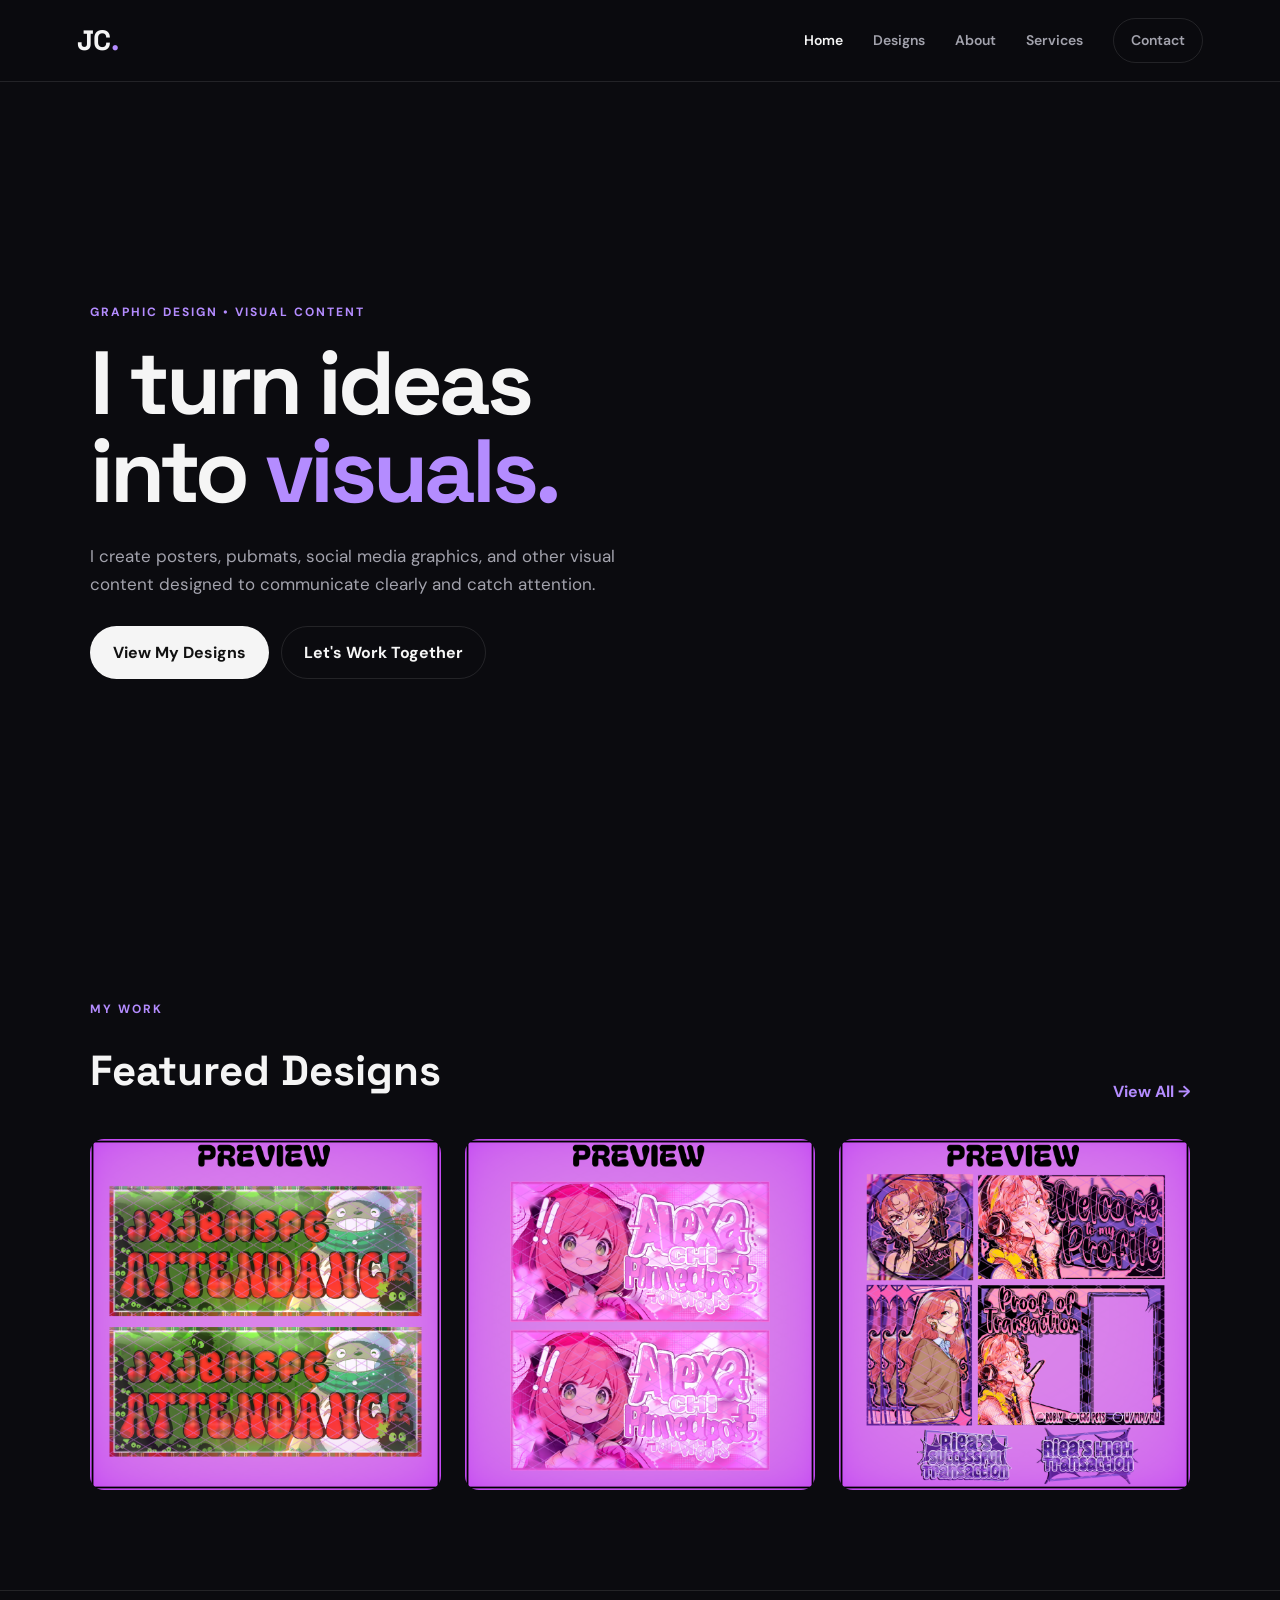
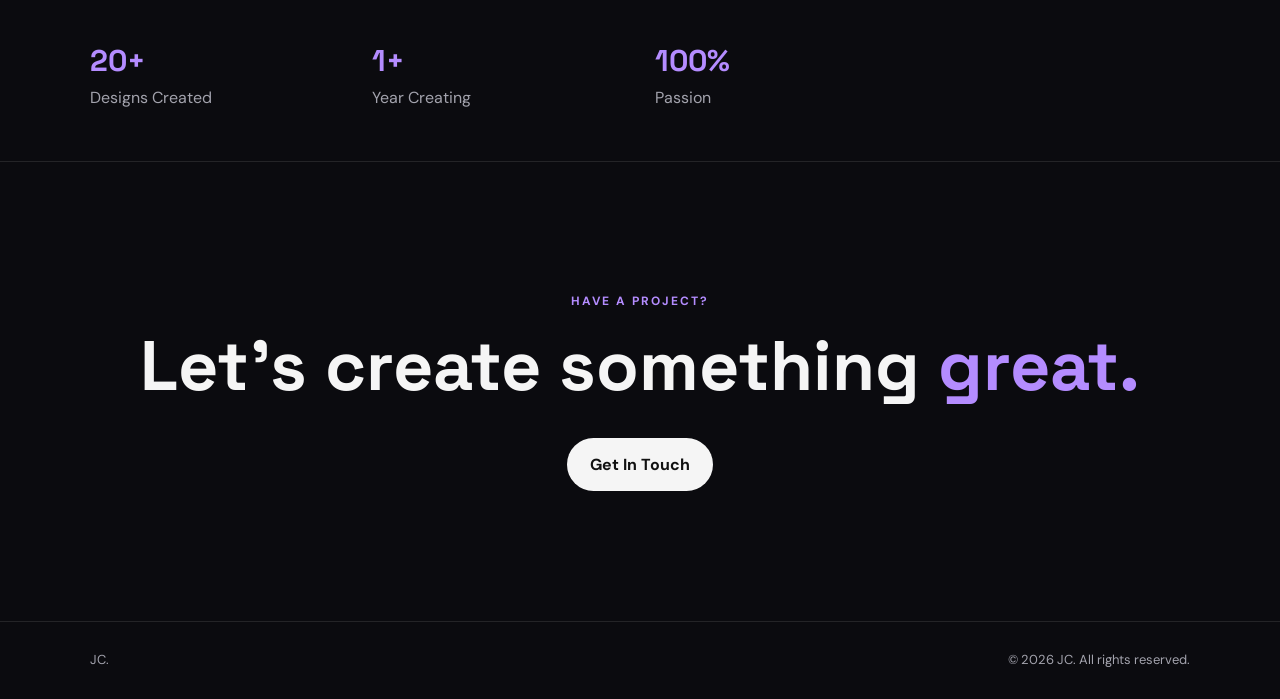
<file: index.html>
<!DOCTYPE html>
<html lang="en">

<head>
  <meta charset="UTF-8">
  <meta name="viewport" content="width=device-width, initial-scale=1.0">

  <title>JC. | Graphic Designer</title>

  <link rel="stylesheet" href="css/style.css">
</head>

<body>

  <!-- =========================
       NAVBAR
  ========================= -->

  <header class="navbar">

    <a href="index.html" class="logo">
      JC<span>.</span>
    </a>

    <nav>
      <a href="index.html" class="active">Home</a>
      <a href="designs.html">Designs</a>
      <a href="about.html">About</a>
      <a href="services.html">Services</a>
      <a href="contact.html" class="nav-contact">Contact</a>
    </nav>

    <button class="menu-btn" aria-label="Open Menu">
      ☰
    </button>

  </header>


  <!-- =========================
       HERO
  ========================= -->

  <section class="hero">

    <div class="hero-content">

      <p class="eyebrow">
        GRAPHIC DESIGN • VISUAL CONTENT
      </p>

      <h1>
        I turn ideas into
        <span>visuals.</span>
      </h1>

      <p class="hero-description">
        I create posters, pubmats, social media graphics, and other visual content
        designed to communicate clearly and catch attention.
      </p>

      <div class="hero-buttons">

        <a href="designs.html" class="btn primary">
          View My Designs
        </a>

        <a href="contact.html" class="btn secondary">
          Let's Work Together
        </a>

      </div>

    </div>


    <!-- HERO SHOWCASE -->


  </section>


  <!-- =========================
       FEATURED DESIGNS
  ========================= -->

  <section class="section">

    <div class="section-heading">

      <div>
        <p class="eyebrow">
          MY WORK
        </p>

        <h2>
          Featured Designs
        </h2>
      </div>

      <a href="designs.html" class="text-link">
        View All →
      </a>

    </div>


    <div class="design-grid">

      <div class="design-card">
        <img
          src="images/20.png"
          alt="Graphic Design 1"
          class="design-image"
        >
      </div>

      <div class="design-card">
        <img
          src="images/6.png"
          alt="Graphic Design 2"
          class="design-image"
        >
      </div>

      <div class="design-card">
        <img
          src="images/13.png"
          alt="Graphic Design 3"
          class="design-image"
        >
      </div>

    </div>

  </section>


  <!-- =========================
       STATS
  ========================= -->

  <section class="stats">

    <div>
      <strong>20+</strong>
      <span>Designs Created</span>
    </div>

    <div>
      <strong>1+</strong>
      <span>Year Creating</span>
    </div>

    <div>
      <strong>100%</strong>
      <span>Passion</span>
    </div>

  </section>


  <!-- =========================
       CTA
  ========================= -->

  <section class="cta">

    <p class="eyebrow">
      HAVE A PROJECT?
    </p>

    <h2>
      Let's create something
      <span>great.</span>
    </h2>

    <a href="contact.html" class="btn primary">
      Get In Touch
    </a>

  </section>


  <!-- =========================
       FOOTER
  ========================= -->

  <footer>

    <span>
      JC.
    </span>

    <span>
      © 2026 JC. All rights reserved.
    </span>

  </footer>


  <script src="js/script.js"></script>

</body>

</html>
</file>
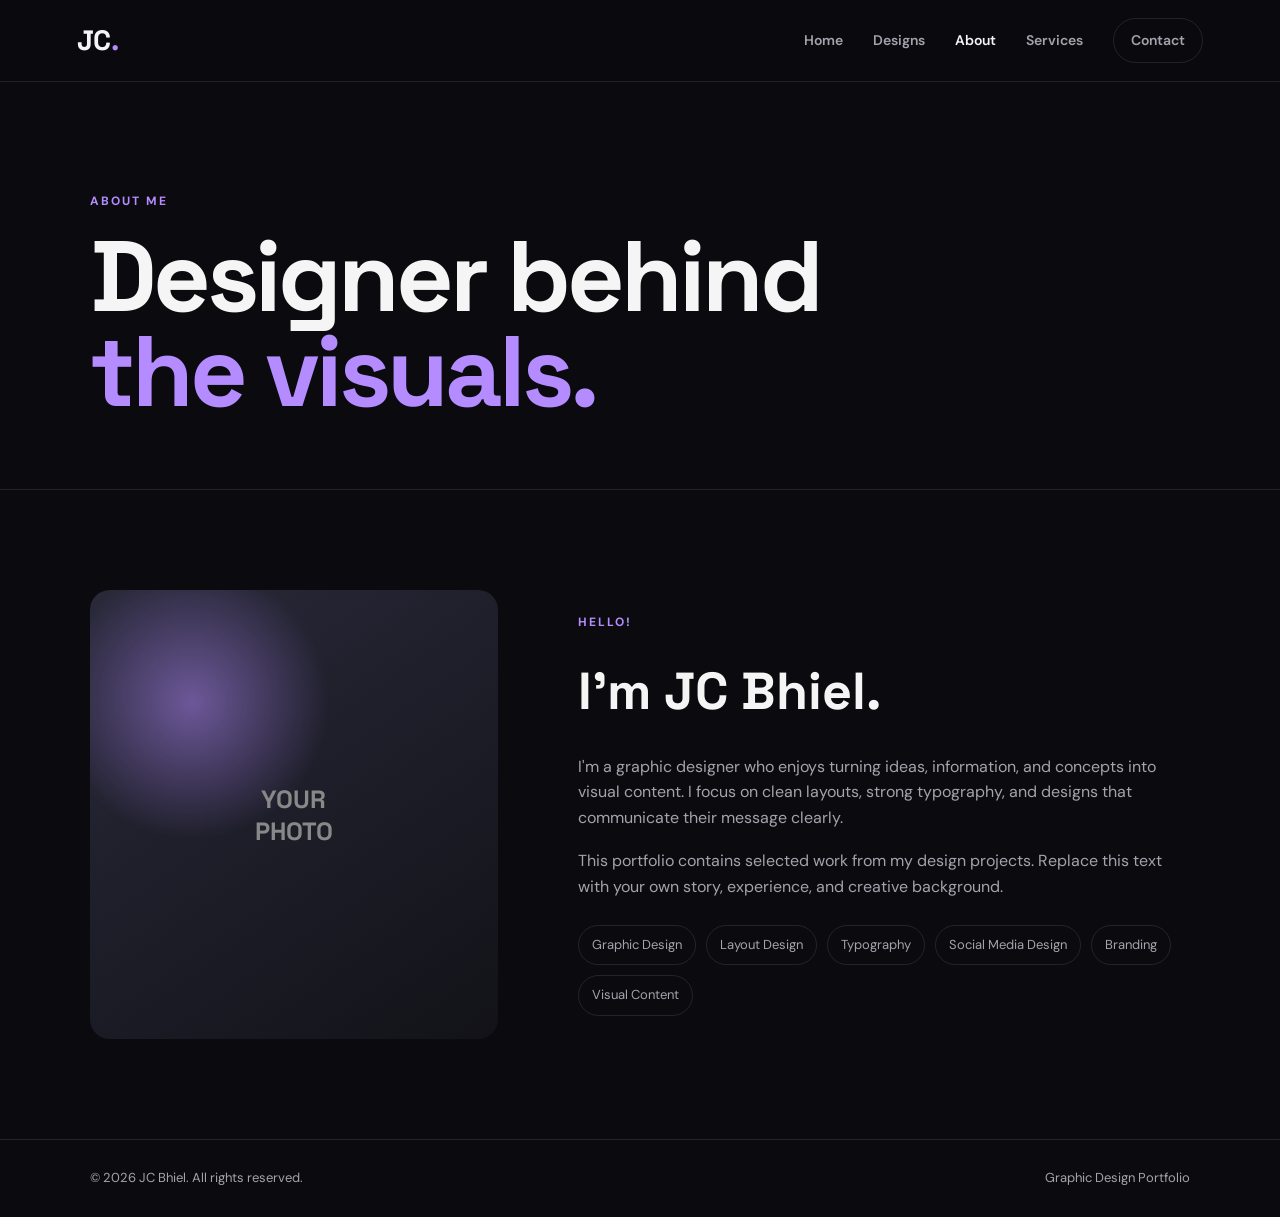
<file: about.html>
<!DOCTYPE html>
<html lang="en">
<head>
  <meta charset="UTF-8">
  <meta name="viewport" content="width=device-width, initial-scale=1.0">
  <title>About | JC Bhiel</title>
  <link rel="stylesheet" href="css/style.css">
</head>
<body>
  <header class="navbar">
    <a class="logo" href="index.html">JC<span>.</span></a>
    <button class="menu-btn" aria-label="Open menu">☰</button>
    <nav>
      <a href="index.html">Home</a>
      <a href="designs.html">Designs</a>
      <a class="active" href="about.html">About</a>
      <a href="services.html">Services</a>
      <a class="nav-contact" href="contact.html">Contact</a>
    </nav>
  </header>

  <main>
    <section class="page-hero">
      <p class="eyebrow">ABOUT ME</p>
      <h1>Designer behind<br><span>the visuals.</span></h1>
    </section>

    <section class="about-layout section">
      <div class="profile-box">
        <div class="profile-placeholder">YOUR<br>PHOTO</div>
      </div>
      <div class="about-text">
        <p class="eyebrow">HELLO!</p>
        <h2>I'm JC Bhiel.</h2>
        <p>
          I'm a graphic designer who enjoys turning ideas, information, and concepts
          into visual content. I focus on clean layouts, strong typography, and
          designs that communicate their message clearly.
        </p>
        <p>
          This portfolio contains selected work from my design projects. Replace this
          text with your own story, experience, and creative background.
        </p>

        <div class="skills">
          <span>Graphic Design</span>
          <span>Layout Design</span>
          <span>Typography</span>
          <span>Social Media Design</span>
          <span>Branding</span>
          <span>Visual Content</span>
        </div>
      </div>
    </section>
  </main>

  <footer>
    <p>© 2026 JC Bhiel. All rights reserved.</p>
    <p>Graphic Design Portfolio</p>
  </footer>

  <script src="js/script.js"></script>
</body>
</html>
</file>
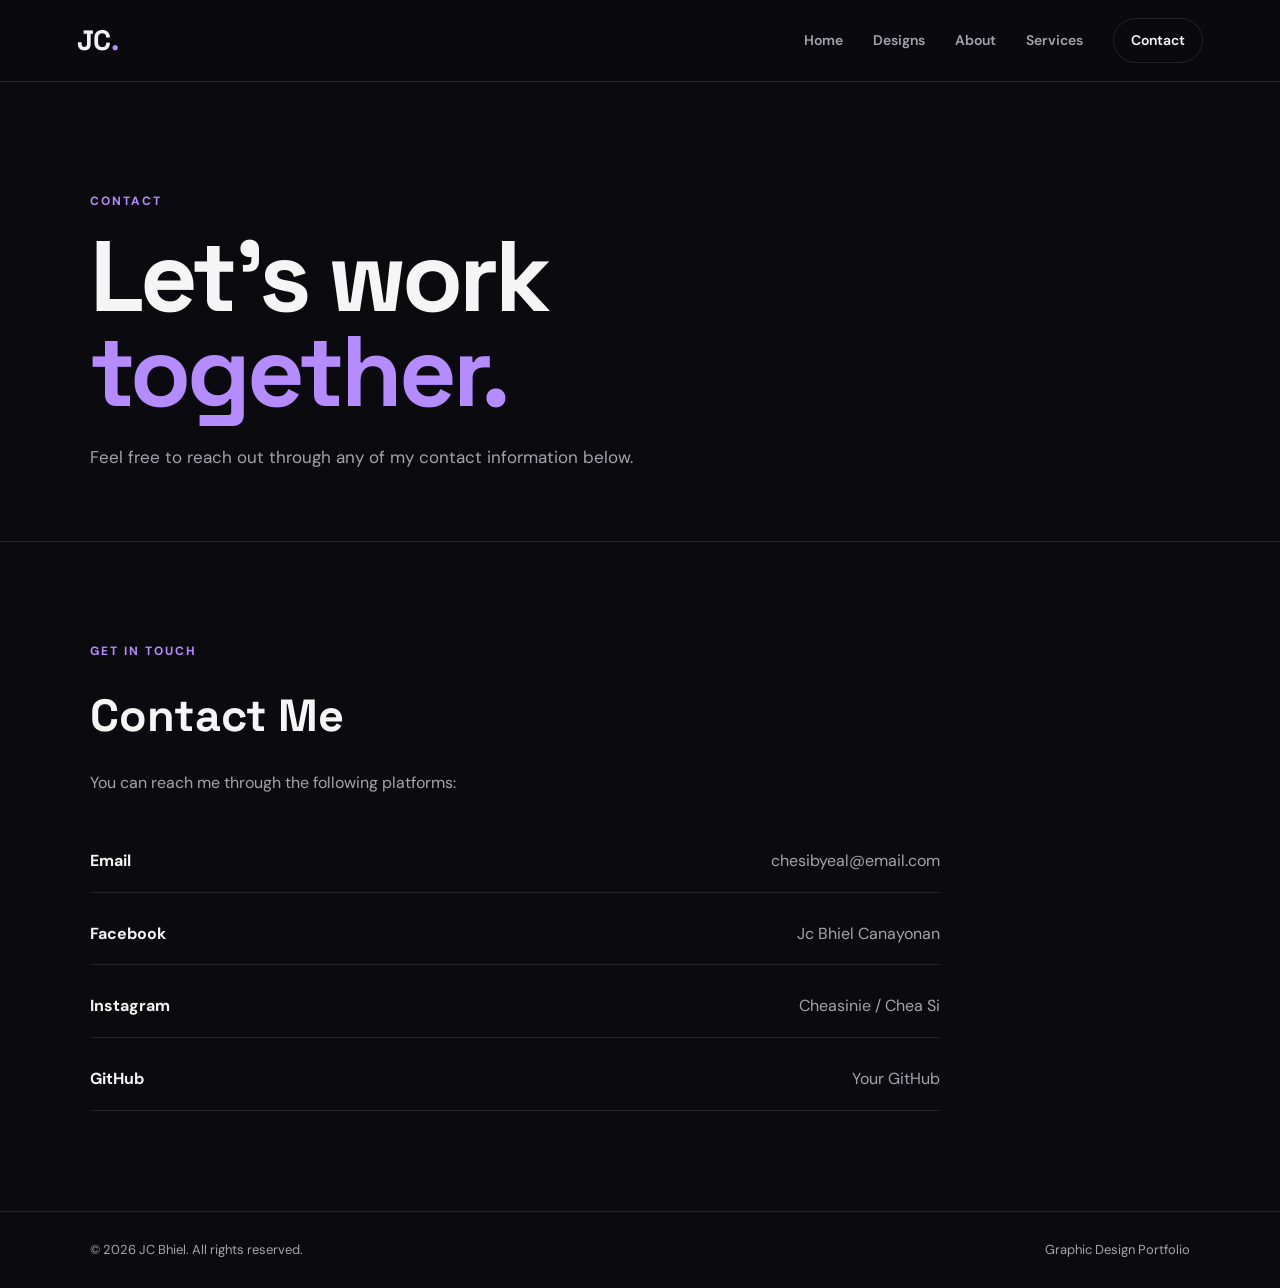
<file: contact.html>
<!DOCTYPE html>
<html lang="en">
<head>
  <meta charset="UTF-8">
  <meta name="viewport" content="width=device-width, initial-scale=1.0">
  <title>Contact | JC Bhiel</title>
  <link rel="stylesheet" href="css/style.css">
</head>
<body>
  <header class="navbar">
    <a class="logo" href="index.html">JC<span>.</span></a>
    <button class="menu-btn" aria-label="Open menu">☰</button>
    <nav>
      <a href="index.html">Home</a>
      <a href="designs.html">Designs</a>
      <a href="about.html">About</a>
      <a href="services.html">Services</a>
      <a class="nav-contact active" href="contact.html">Contact</a>
    </nav>
  </header>

  <main>
    <section class="page-hero">
      <p class="eyebrow">CONTACT</p>
      <h1>Let's work<br><span>together.</span></h1>
      <p>Feel free to reach out through any of my contact information below.</p>
    </section>

    <section class="contact-layout section">
      <div class="contact-info">
        <p class="eyebrow">GET IN TOUCH</p>
        <h2>Contact Me</h2>
        <p>You can reach me through the following platforms:</p>

        <div class="contact-list">
          <a href="mailto:your@email.com">
            <strong>Email</strong>
            <span>chesibyeal@email.com</span>
          </a>

          <a href="#">
            <strong>Facebook</strong>
            <span>Jc Bhiel Canayonan</span>
          </a>

          <a href="#">
            <strong>Instagram</strong>
            <span>Cheasinie / Chea Si</span>
          </a>

          <a href="#">
            <strong>GitHub</strong>
            <span>Your GitHub</span>
          </a>
        </div>
      </div>
    </section>
  </main>

  <footer>
    <p>© 2026 JC Bhiel. All rights reserved.</p>
    <p>Graphic Design Portfolio</p>
  </footer>

  <script src="js/script.js"></script>
</body>
</html>
</file>
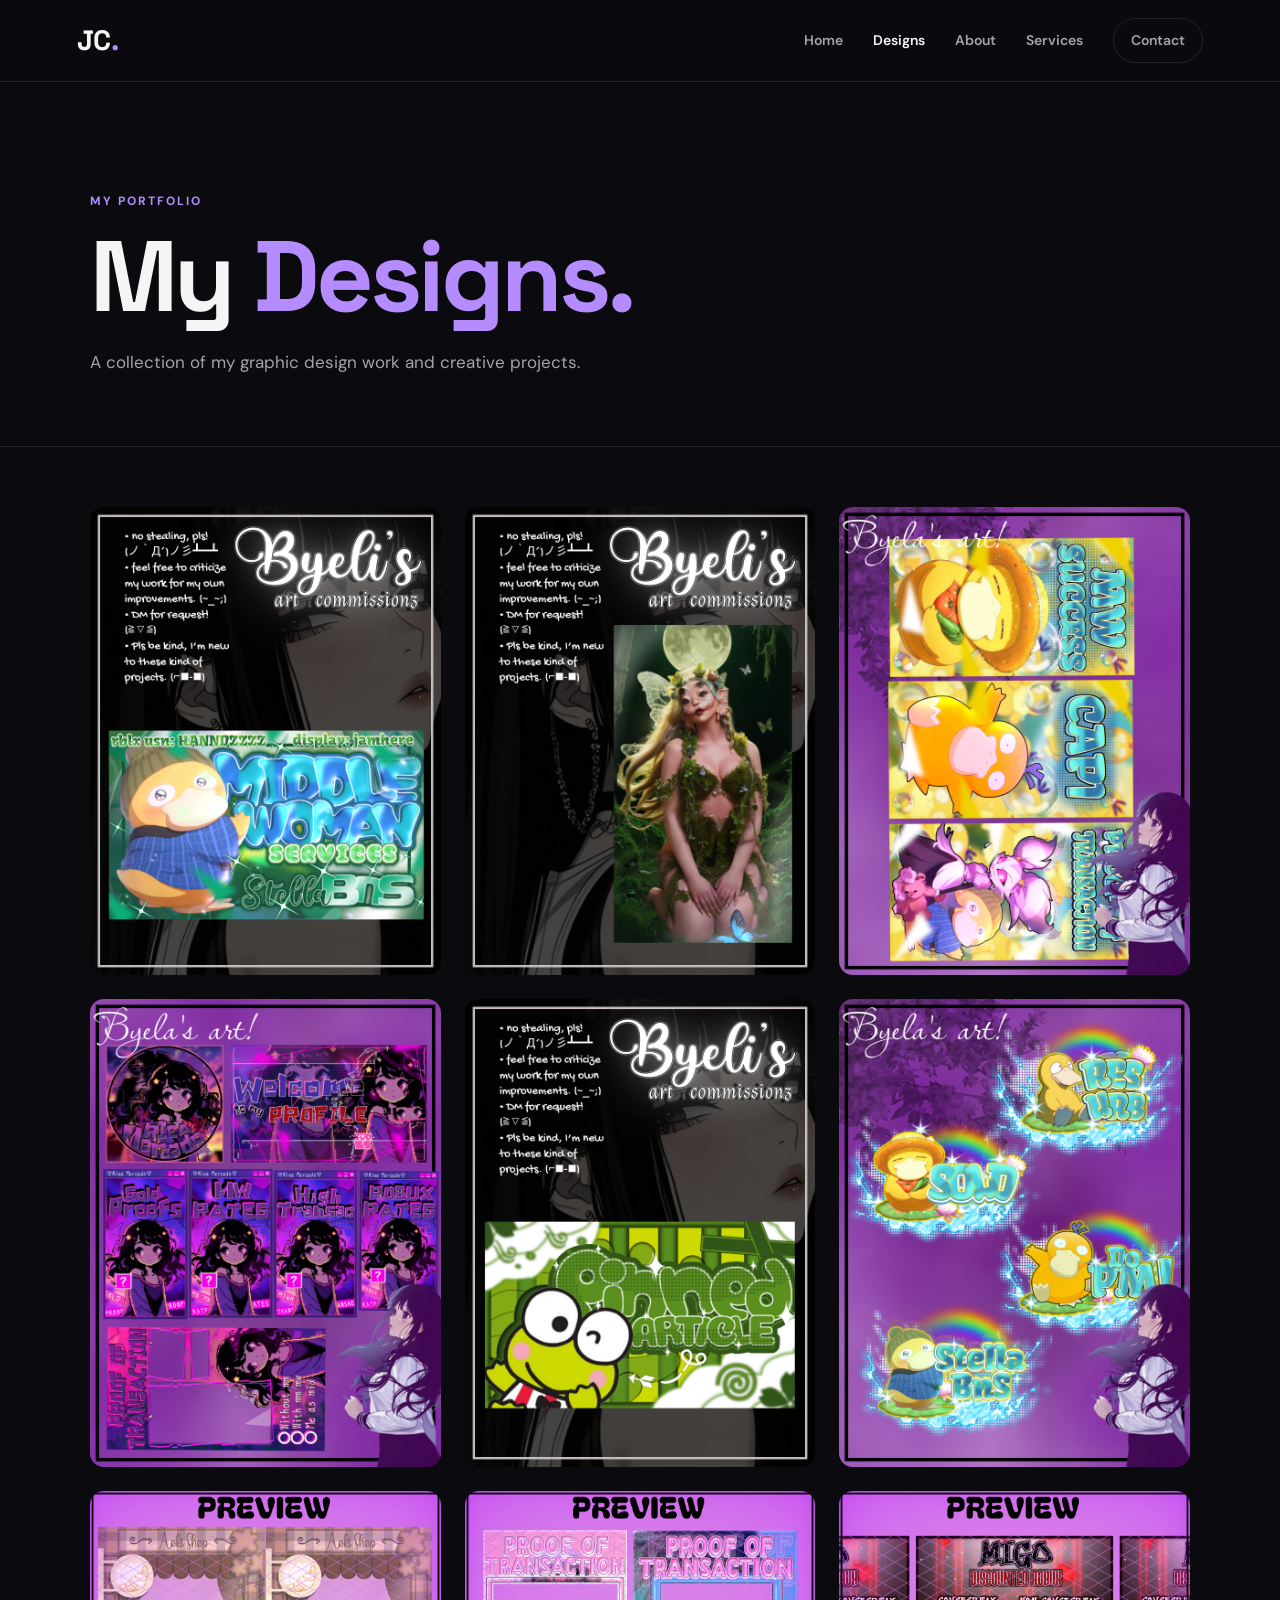
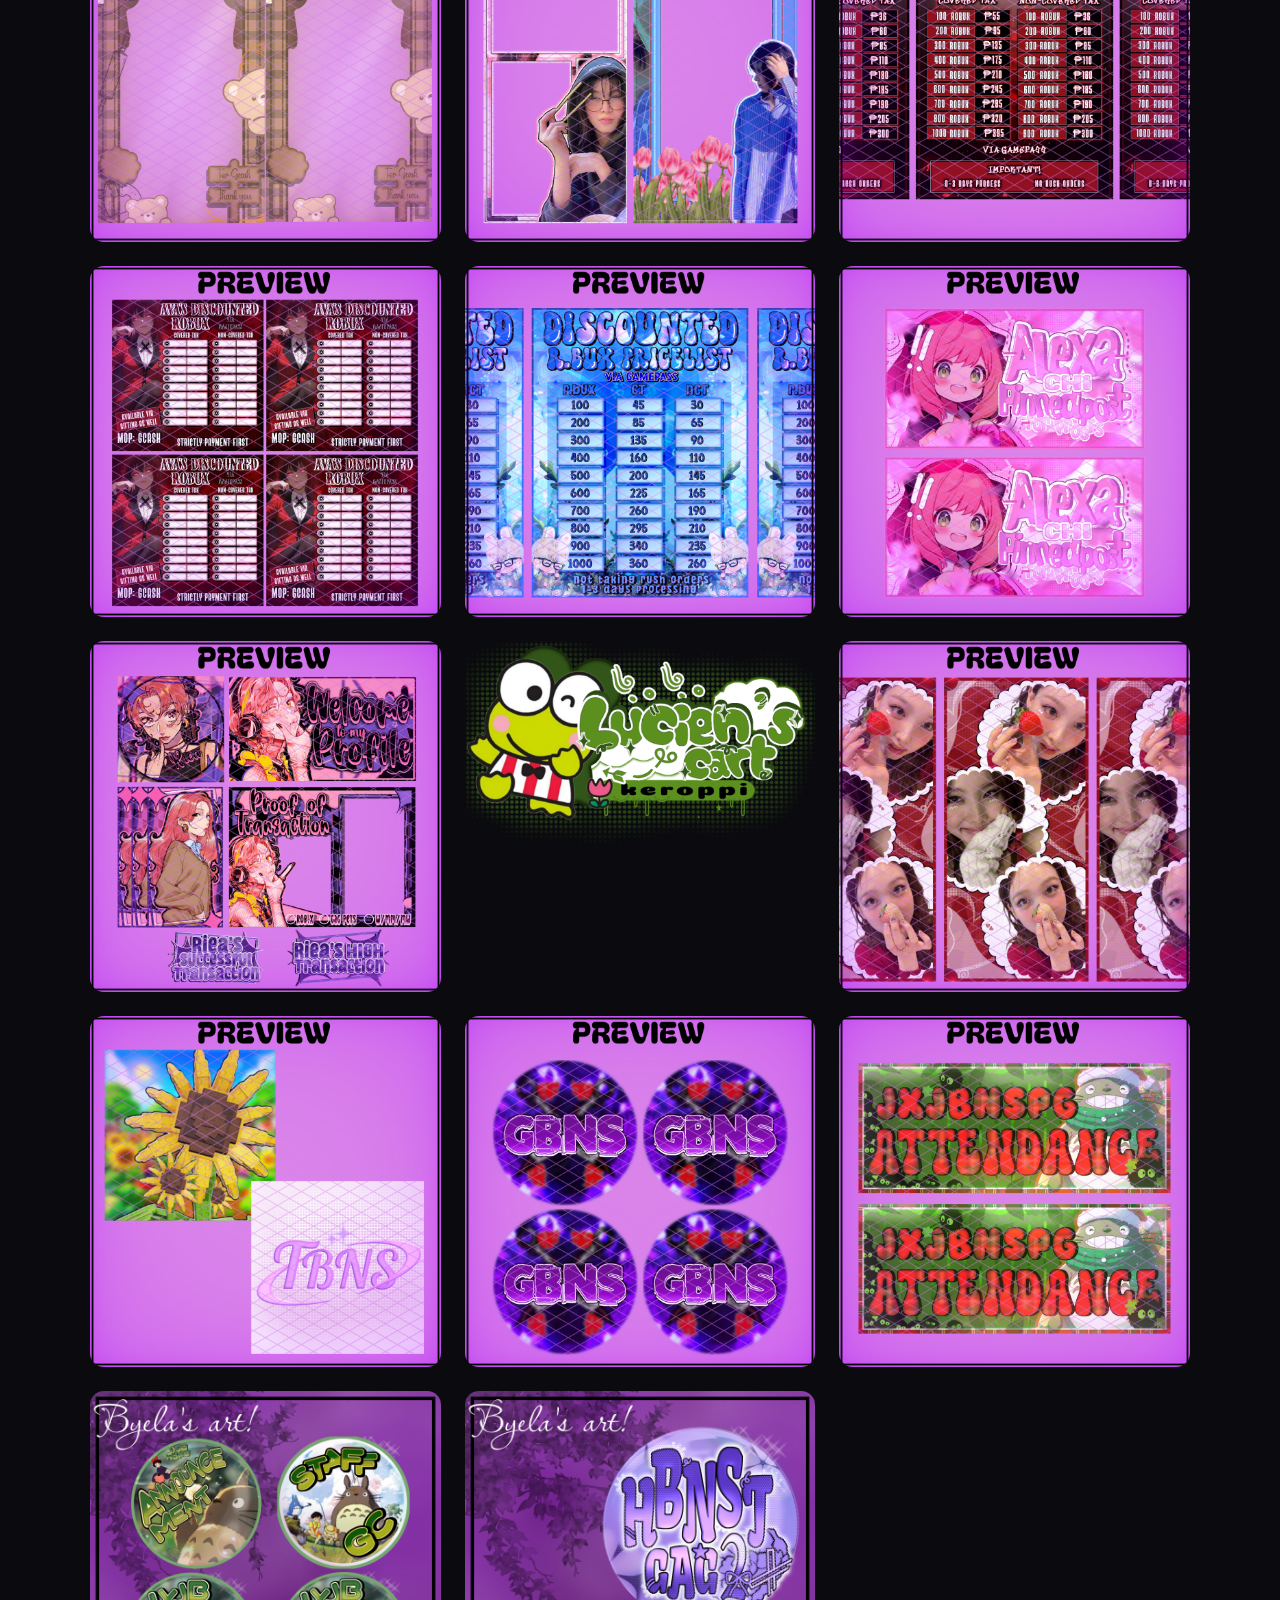
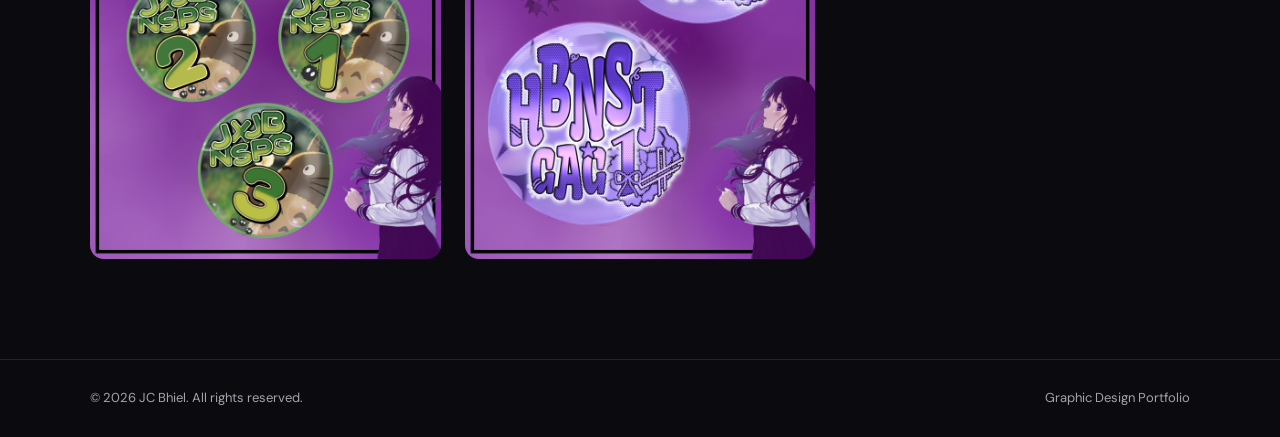
<file: designs.html>
<!DOCTYPE html>
<html lang="en">
<head>
  <meta charset="UTF-8">
  <meta name="viewport" content="width=device-width, initial-scale=1.0">
  <title>My Designs | JC Bhiel</title>
  <link rel="stylesheet" href="css/style.css">
</head>

<body>

  <header class="navbar">
    <a class="logo" href="index.html">JC<span>.</span></a>

    <button class="menu-btn" aria-label="Open menu">☰</button>

    <nav>
      <a href="index.html">Home</a>
      <a class="active" href="designs.html">Designs</a>
      <a href="about.html">About</a>
      <a href="services.html">Services</a>
      <a class="nav-contact" href="contact.html">Contact</a>
    </nav>
  </header>


  <main>

    <section class="page-hero">
      <p class="eyebrow">MY PORTFOLIO</p>

      <h1>
        My <span>Designs.</span>
      </h1>

      <p>
        A collection of my graphic design work and creative projects.
      </p>
    </section>


    <section class="section portfolio-section">

      <div class="design-grid portfolio-grid">

        <article class="design-card">
          <img class="design-image" src="images/1.png" alt="Graphic Design 1">
        </article>

        <article class="design-card">
          <img class="design-image" src="images/2.png" alt="Graphic Design 2">
        </article>

        <article class="design-card">
          <img class="design-image" src="images/3.png" alt="Graphic Design 3">
        </article>

        <article class="design-card">
          <img class="design-image" src="images/12.png" alt="Graphic Design 4">
        </article>

        <article class="design-card">
          <img class="design-image" src="images/05.png" alt="Graphic Design 5">
        </article>

        <article class="design-card">
          <img class="design-image" src="images/15.png" alt="Graphic Design 6">
        </article>

        <article class="design-card">
          <img class="design-image" src="images/7.png" alt="Graphic Design 7">
        </article>

        <article class="design-card">
          <img class="design-image" src="images/8.png" alt="Graphic Design 8">
        </article>

        <article class="design-card">
          <img class="design-image" src="images/9.png" alt="Graphic Design 9">
        </article>

        <article class="design-card">
          <img class="design-image" src="images/10.png" alt="Graphic Design 10">
        </article>

        <article class="design-card">
          <img class="design-image" src="images/11.png" alt="Graphic Design 11">
        </article>

        <article class="design-card">
          <img class="design-image" src="images/6.png" alt="Graphic Design 12">
        </article>

        <article class="design-card">
          <img class="design-image" src="images/13.png" alt="Graphic Design 13">
        </article>

        <article class="design-card">
          <img class="design-image" src="images/14.png" alt="Graphic Design 14">
        </article>

        <article class="design-card">
          <img class="design-image" src="images/4.png" alt="Graphic Design 15">
        </article>

        <article class="design-card">
          <img class="design-image" src="images/18.png" alt="Graphic Design 16">
        </article>

        <article class="design-card">
          <img class="design-image" src="images/19.png" alt="Graphic Design 17">
        </article>

        <article class="design-card">
          <img class="design-image" src="images/20.png" alt="Graphic Design 18">
        </article>

        <article class="design-card">
          <img class="design-image" src="images/17.png" alt="Graphic Design 19">
        </article>

        <article class="design-card">
          <img class="design-image" src="images/16.png" alt="Graphic Design 20">
        </article>

      </div>

    </section>

  </main>


  <footer>
    <p>© 2026 JC Bhiel. All rights reserved.</p>
    <p>Graphic Design Portfolio</p>
  </footer>


  <script src="js/script.js"></script>

</body>
</html>
</file>
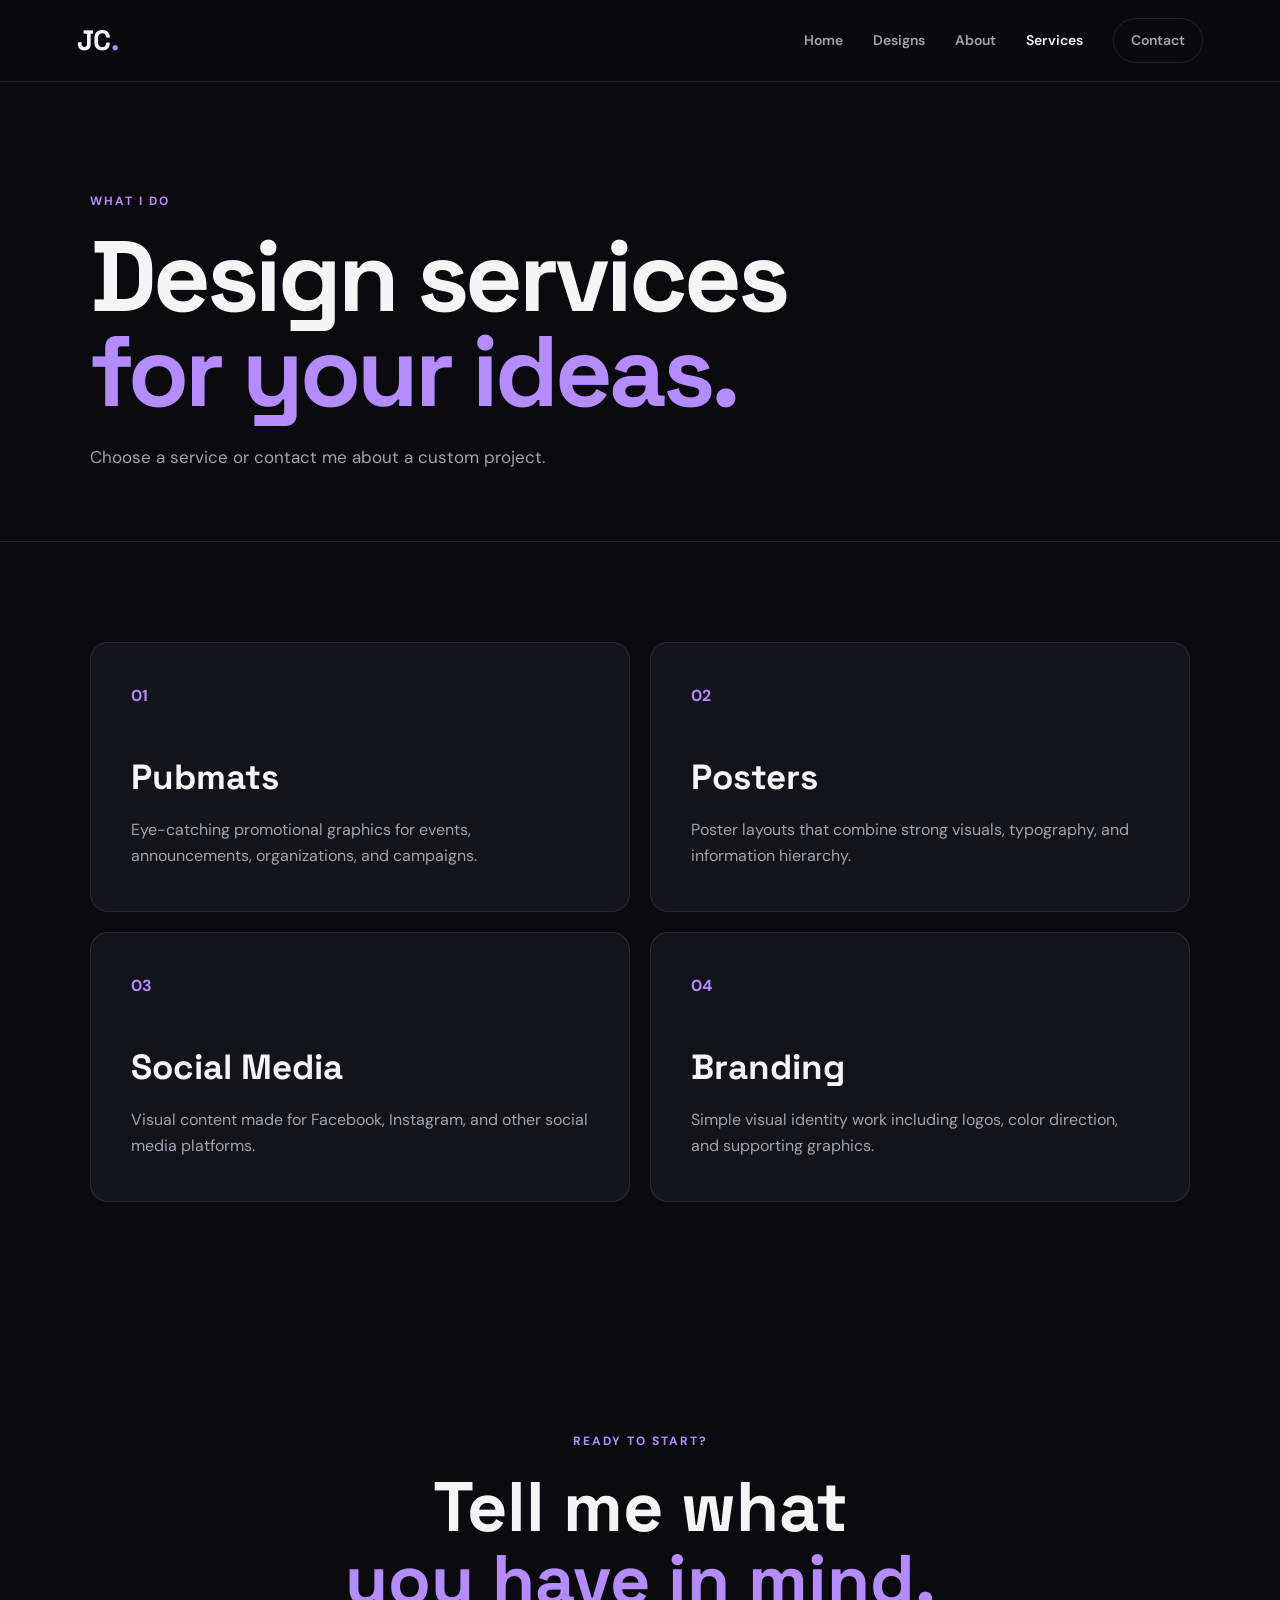
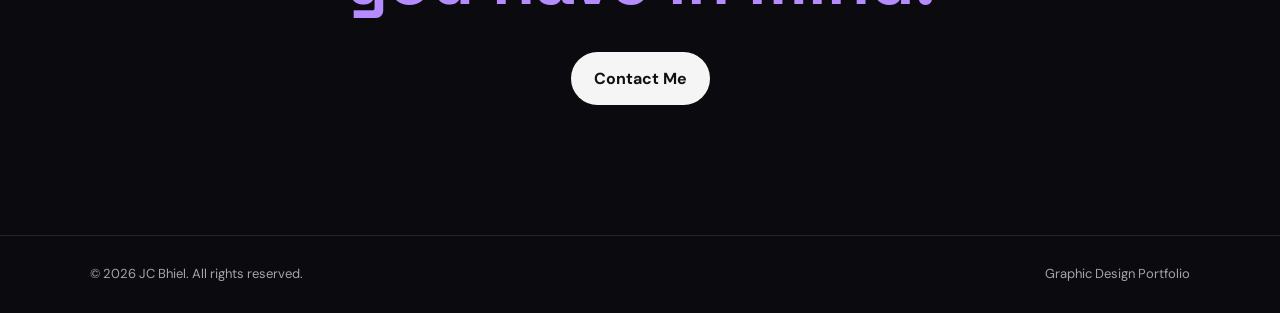
<file: services.html>
<!DOCTYPE html>
<html lang="en">
<head>
  <meta charset="UTF-8">
  <meta name="viewport" content="width=device-width, initial-scale=1.0">
  <title>Services | JC Bhiel</title>
  <link rel="stylesheet" href="css/style.css">
</head>
<body>
  <header class="navbar">
    <a class="logo" href="index.html">JC<span>.</span></a>
    <button class="menu-btn" aria-label="Open menu">☰</button>
    <nav>
      <a href="index.html">Home</a>
      <a href="designs.html">Designs</a>
      <a href="about.html">About</a>
      <a class="active" href="services.html">Services</a>
      <a class="nav-contact" href="contact.html">Contact</a>
    </nav>
  </header>

  <main>
    <section class="page-hero">
      <p class="eyebrow">WHAT I DO</p>
      <h1>Design services<br><span>for your ideas.</span></h1>
      <p>Choose a service or contact me about a custom project.</p>
    </section>

    <section class="section services-grid">
      <article class="service-card">
        <div class="service-number">01</div>
        <h2>Pubmats</h2>
        <p>Eye-catching promotional graphics for events, announcements, organizations, and campaigns.</p>
      </article>
      <article class="service-card">
        <div class="service-number">02</div>
        <h2>Posters</h2>
        <p>Poster layouts that combine strong visuals, typography, and information hierarchy.</p>
      </article>
      <article class="service-card">
        <div class="service-number">03</div>
        <h2>Social Media</h2>
        <p>Visual content made for Facebook, Instagram, and other social media platforms.</p>
      </article>
      <article class="service-card">
        <div class="service-number">04</div>
        <h2>Branding</h2>
        <p>Simple visual identity work including logos, color direction, and supporting graphics.</p>
      </article>
    </section>

    <section class="cta">
      <p class="eyebrow">READY TO START?</p>
      <h2>Tell me what<br><span>you have in mind.</span></h2>
      <a class="btn primary" href="contact.html">Contact Me</a>
    </section>
  </main>

  <footer>
    <p>© 2026 JC Bhiel. All rights reserved.</p>
    <p>Graphic Design Portfolio</p>
  </footer>

  <script src="js/script.js"></script>
</body>
</html>
</file>
<file: css/style.css>
@import url('https://fonts.googleapis.com/css2?family=DM+Sans:wght@400;500;600;700&family=Space+Grotesk:wght@400;500;600;700&display=swap');

:root {
  --bg: #0b0b0f;
  --surface: #13131a;
  --surface-2: #1a1a23;
  --text: #f5f5f5;
  --muted: #a3a3ad;
  --accent: #b48cff;
  --accent-2: #7c4dff;
  --border: rgba(255,255,255,.1);
}

* {
  box-sizing: border-box;
  margin: 0;
  padding: 0;
}

html {
  scroll-behavior: smooth;
}

body {
  background: var(--bg);
  color: var(--text);
  font-family: "DM Sans", sans-serif;
  line-height: 1.6;
}

a {
  color: inherit;
  text-decoration: none;
}

/* =========================
   NAVBAR
========================= */

.navbar {
  height: 82px;
  padding: 0 6%;
  display: flex;
  align-items: center;
  justify-content: space-between;
  border-bottom: 1px solid var(--border);
  position: sticky;
  top: 0;
  z-index: 20;
  background: rgba(11,11,15,.88);
  backdrop-filter: blur(14px);
}

.logo {
  font-family: "Space Grotesk", sans-serif;
  font-size: 28px;
  font-weight: 700;
}

.logo span,
h1 span,
h2 span {
  color: var(--accent);
}

nav {
  display: flex;
  align-items: center;
  gap: 30px;
}

nav a {
  color: var(--muted);
  font-size: 14px;
  font-weight: 600;
  transition: .25s;
}

nav a:hover,
nav a.active {
  color: var(--text);
}

.nav-contact {
  border: 1px solid var(--border);
  padding: 10px 17px;
  border-radius: 100px;
}

.menu-btn {
  display: none;
  background: none;
  color: white;
  border: 0;
  font-size: 25px;
  cursor: pointer;
}

/* =========================
   HERO
========================= */

.hero {
  min-height: calc(100vh - 82px);
  padding: 70px 7%;
  display: grid;
  grid-template-columns: 1fr 1fr;
  gap: 30px;
  align-items: center;
  overflow: hidden;
}

.eyebrow {
  color: var(--accent);
  font-size: 12px;
  letter-spacing: 2px;
  font-weight: 700;
  margin-bottom: 18px;
}

h1,
h2,
h3 {
  font-family: "Space Grotesk", sans-serif;
}

.hero h1 {
  font-size: clamp(50px, 7vw, 92px);
  line-height: .98;
  letter-spacing: -4px;
  max-width: 750px;
}

.hero-description {
  max-width: 590px;
  color: var(--muted);
  font-size: 17px;
  margin: 28px 0;
}

.hero-buttons {
  display: flex;
  gap: 12px;
  flex-wrap: wrap;
}

.btn {
  display: inline-flex;
  align-items: center;
  justify-content: center;
  border-radius: 100px;
  padding: 13px 22px;
  font-weight: 700;
  border: 1px solid var(--border);
  transition: .25s;
  cursor: pointer;
  font-family: inherit;
}

.btn:hover {
  transform: translateY(-2px);
}

.btn.primary {
  background: var(--text);
  color: #111;
}

.btn.secondary {
  color: var(--text);
}

/* =========================
   HOMEPAGE SHOWCASE
========================= */

.hero-showcase {
  height: 570px;
  position: relative;
  display: flex;
  align-items: center;
  justify-content: center;
}

.shape {
  position: absolute;
  border-radius: 50%;
}

.shape-one {
  width: 300px;
  height: 300px;
  background: var(--accent-2);
  opacity: .35;
  top: 80px;
  left: 80px;
  filter: blur(80px);
}

.shape-two {
  width: 260px;
  height: 260px;
  background: #ff4dc4;
  opacity: .2;
  bottom: 50px;
  right: 20px;
  filter: blur(80px);
}

.showcase-card {
  position: absolute;

  width: 280px !important;
  height: 380px !important;

  padding: 6px;
  border: 2px solid #33333f;
  border-radius: 10px;

  background: #22222d;
  box-shadow: 0 25px 60px rgba(0,0,0,.5);

  overflow: hidden;
}

.showcase-card img {
  width: 100%;
  height: 100%;
  object-fit: contain;
  display: block;
  border-radius: 5px;
}

.card-a {
  top: 25px;
  left: 0;
  transform: rotate(-8deg);
  z-index: 1;
}

.card-b {
  top: 55px;
  right: 0;
  transform: rotate(8deg);
  z-index: 2;
}

.card-c {
  bottom: -10px;
  left: 130px;
  transform: rotate(2deg);
  z-index: 3;
}

.showcase-card:hover {
  z-index: 10;
}

/* =========================
   PLACEHOLDER
========================= */

.placeholder {
  display: flex;
  align-items: center;
  justify-content: center;
  text-align: center;

  background:
    radial-gradient(
      circle at 20% 20%,
      rgba(180,140,255,.4),
      transparent 30%
    ),
    radial-gradient(
      circle at 80% 70%,
      rgba(255,77,196,.25),
      transparent 30%
    ),
    #20202a;

  color: rgba(255,255,255,.5);
  font-family: "Space Grotesk", sans-serif;
  font-weight: 700;
  letter-spacing: 2px;
}

/* =========================
   SECTIONS
========================= */

.section {
  padding: 100px 7%;
}

.section-heading {
  display: flex;
  justify-content: space-between;
  align-items: end;
  margin-bottom: 35px;
}

.section-heading h2 {
  font-size: 42px;
}

.text-link {
  color: var(--accent);
  font-weight: 700;
}

/* =========================
   DESIGN GRID
========================= */

.design-grid {
  display: grid;
  grid-template-columns: repeat(3, 1fr);
  gap: 24px;
}

.design-card {
  cursor: pointer;
  transition: .3s;
}

.design-card:hover {
  transform: translateY(-7px);
}

.design-image {
  width: 100%;
  height: auto;
  display: block;
  border-radius: 14px;
}

.design-info {
  padding: 15px 3px;
}

.design-info span {
  color: var(--accent);
  font-size: 12px;
  text-transform: uppercase;
  letter-spacing: 1px;
}

.design-info h3 {
  font-size: 20px;
  margin-top: 4px;
}

/* =========================
   STATS
========================= */

.stats {
  border-top: 1px solid var(--border);
  border-bottom: 1px solid var(--border);
  padding: 50px 7%;
  display: grid;
  grid-template-columns: repeat(4, 1fr);
  gap: 30px;
}

.stats div {
  display: flex;
  flex-direction: column;
  gap: 5px;
}

.stats strong {
  font: 700 30px "Space Grotesk";
  color: var(--accent);
}

.stats span {
  color: var(--muted);
}

/* =========================
   CTA
========================= */

.cta {
  text-align: center;
  padding: 130px 7%;
}

.cta h2 {
  font-size: clamp(40px, 6vw, 70px);
  line-height: 1.05;
  margin-bottom: 35px;
}

/* =========================
   FOOTER
========================= */

footer {
  padding: 28px 7%;
  border-top: 1px solid var(--border);
  display: flex;
  justify-content: space-between;
  color: var(--muted);
  font-size: 13px;
}

/* =========================
   PAGE HERO
========================= */

.page-hero {
  padding: 110px 7% 70px;
  border-bottom: 1px solid var(--border);
}

.page-hero h1 {
  font-size: clamp(55px, 8vw, 100px);
  line-height: .95;
  letter-spacing: -4px;
}

.page-hero > p:last-child {
  color: var(--muted);
  margin-top: 25px;
  font-size: 17px;
}

/* =========================
   PORTFOLIO
========================= */

.portfolio-section {
  padding-top: 60px;
}

.filters {
  display: flex;
  flex-wrap: wrap;
  gap: 10px;
  margin-bottom: 35px;
}

.filter {
  background: transparent;
  color: var(--muted);
  border: 1px solid var(--border);
  padding: 9px 17px;
  border-radius: 100px;
  cursor: pointer;
  font-family: inherit;
}

.filter:hover,
.filter.active {
  background: var(--text);
  color: #111;
}

.project.hidden {
  display: none;
}

/* =========================
   ABOUT
========================= */

.about-layout {
  display: grid;
  grid-template-columns: .8fr 1.2fr;
  gap: 80px;
  align-items: center;
}

.profile-box {
  aspect-ratio: 1 / 1.1;
  max-width: 470px;
}

.profile-placeholder {
  width: 100%;
  height: 100%;
  border-radius: 20px;

  background:
    radial-gradient(
      circle at 25% 25%,
      rgba(180,140,255,.5),
      transparent 30%
    ),
    linear-gradient(145deg, #29293a, #121218);

  display: flex;
  align-items: center;
  justify-content: center;

  color: #888;
  font: 700 25px "Space Grotesk";
  text-align: center;
}

.about-text h2 {
  font-size: 52px;
  margin-bottom: 20px;
}

.about-text > p:not(.eyebrow) {
  color: var(--muted);
  max-width: 700px;
  margin-bottom: 18px;
}

.skills {
  display: flex;
  flex-wrap: wrap;
  gap: 10px;
  margin-top: 25px;
}

.skills span {
  border: 1px solid var(--border);
  padding: 9px 13px;
  border-radius: 100px;
  color: var(--muted);
  font-size: 13px;
}

/* =========================
   SERVICES
========================= */

.services-grid {
  display: grid;
  grid-template-columns: repeat(2, 1fr);
  gap: 20px;
}

.service-card {
  padding: 40px;
  min-height: 270px;
  background: var(--surface);
  border: 1px solid var(--border);
  border-radius: 18px;
  transition: .3s;
}

.service-card:hover {
  background: var(--surface-2);
  transform: translateY(-5px);
}

.service-number {
  color: var(--accent);
  font-weight: 700;
  margin-bottom: 40px;
}

.service-card h2 {
  font-size: 35px;
  margin-bottom: 12px;
}

.service-card p {
  color: var(--muted);
  max-width: 550px;
}

/* =========================
   CONTACT
========================= */

.contact-layout {
  display: block;
}

.contact-info {
  max-width: 850px;
}

.contact-info h2 {
  font-size: 45px;
  margin-bottom: 18px;
}

.contact-info > p:not(.eyebrow) {
  color: var(--muted);
}

.contact-list {
  margin-top: 35px;
  display: grid;
  gap: 10px;
}

.contact-list a {
  padding: 18px 0;
  border-bottom: 1px solid var(--border);
  display: flex;
  justify-content: space-between;
  gap: 20px;
}

.contact-list span {
  color: var(--muted);
}

/* =========================
   TABLET
========================= */

@media (max-width: 850px) {

  .menu-btn {
    display: block;
  }

  nav {
    display: none;
    position: absolute;
    top: 82px;
    left: 0;
    right: 0;

    background: var(--bg);
    padding: 25px 7%;

    flex-direction: column;
    align-items: flex-start;

    border-bottom: 1px solid var(--border);
  }

  nav.open {
    display: flex;
  }

  .hero {
    grid-template-columns: 1fr;
    padding-top: 55px;
  }

  .hero-showcase {
    height: 550px;
  }

  .showcase-card {
    width: 250px !important;
    height: 340px !important;
  }

  .card-a {
    top: 35px;
    left: 50px;
  }

  .card-b {
    top: 70px;
    right: 40px;
  }

  .card-c {
    bottom: 0;
    left: 150px;
  }

  .design-grid {
    grid-template-columns: repeat(2, 1fr);
  }

  .stats {
    grid-template-columns: repeat(2, 1fr);
  }

  .about-layout {
    grid-template-columns: 1fr;
    gap: 45px;
  }

  .contact-layout {
    display: block;
  }
}

/* =========================
   MOBILE
========================= */

@media (max-width: 550px) {

  .hero h1 {
    letter-spacing: -2px;
  }

  .section,
  .hero {
    padding-left: 5%;
    padding-right: 5%;
  }

  .page-hero {
    padding-left: 5%;
    padding-right: 5%;
  }

  .design-grid,
  .services-grid {
    grid-template-columns: 1fr;
  }

  .stats {
    grid-template-columns: 1fr;
    padding-left: 5%;
    padding-right: 5%;
  }

  .section-heading {
    align-items: flex-start;
    gap: 15px;
    flex-direction: column;
  }

  footer {
    padding: 25px 5%;
    flex-direction: column;
    gap: 8px;
  }

  .hero-showcase {
    height: 450px;
    transform: scale(.82);
    transform-origin: top center;
    margin-bottom: -60px;
  }

  .showcase-card {
    width: 190px !important;
    height: 260px !important;
  }

  .card-a {
    top: 45px;
    left: 5px;
  }

  .card-b {
    top: 75px;
    right: 5px;
  }

  .card-c {
    bottom: 10px;
    left: 95px;
  }
}
</file>
